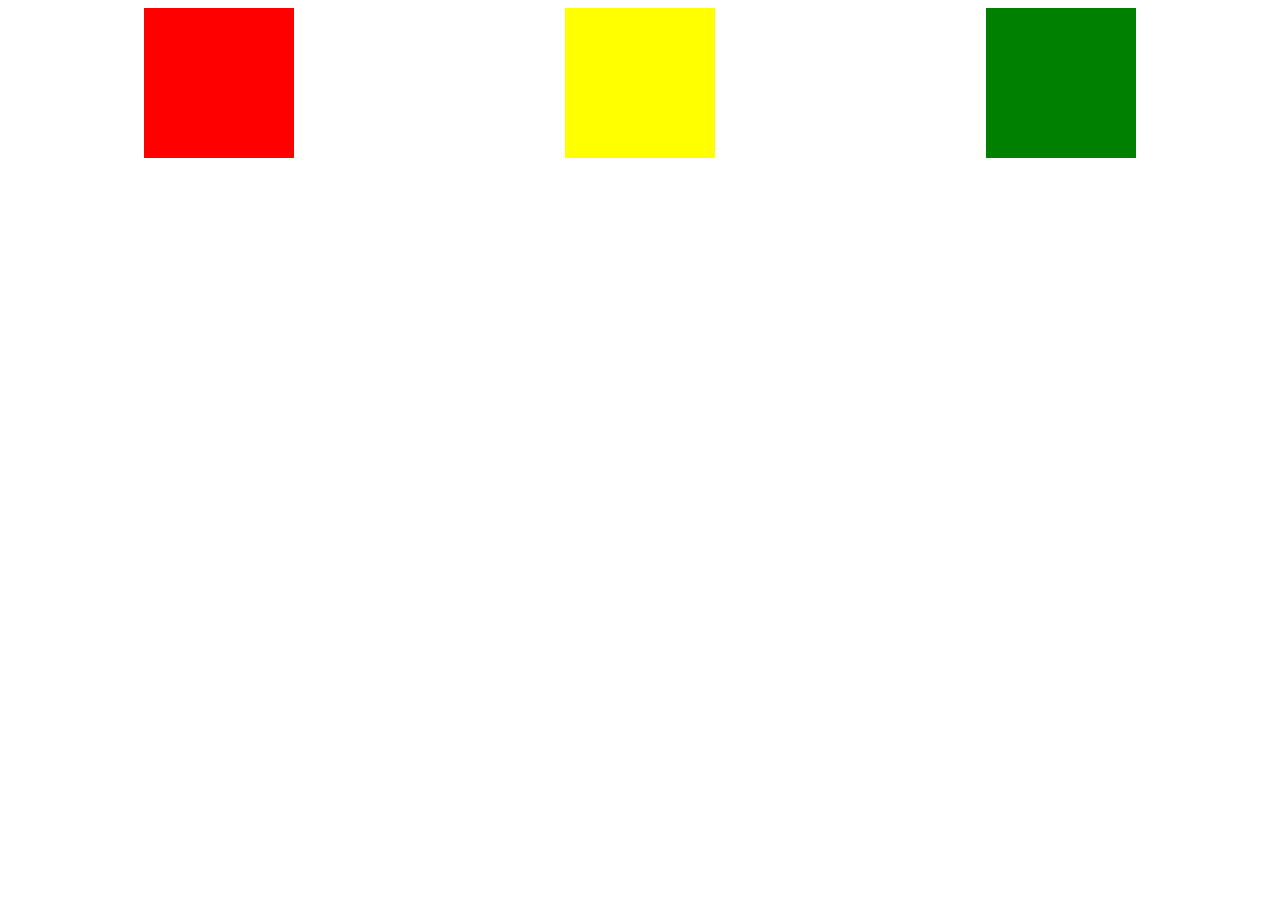
<file: lab4/index.html>
<!DOCTYPE html>
<html lang="en">
<head>
	<meta charset="UTF-8">
	<title>Lab 4</title>
	<link rel="stylesheet" href=".\style.css">
	<meta name="viewport" content="width=device-width, initial-scale=1">
</head>
<body>
	<div class="squares">
		<div class="square n1"></div>
		<div class="square n2"></div>
		<div class="square n3"></div>
	</div>
</body>
</html>
</file>
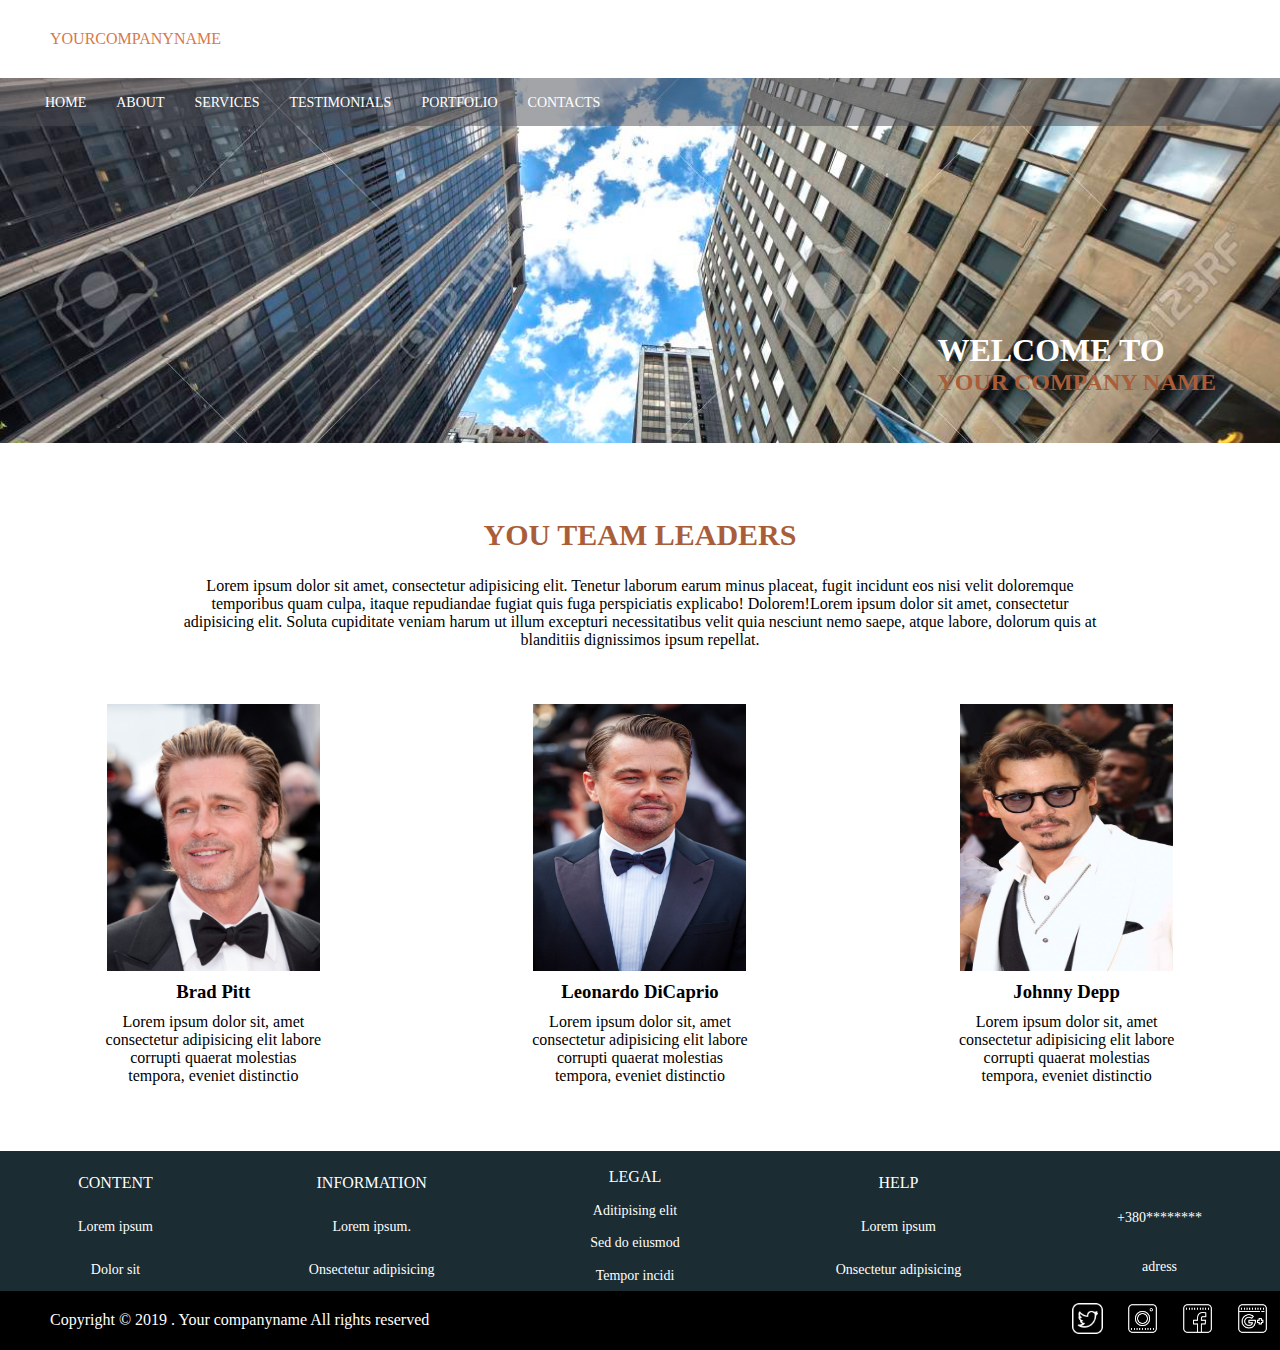
<file: lab5morozov/index.html>
<!DOCTYPE html>
<html lang="en">
    <head>
        <meta charset="UTF-8">
        <title>Document</title>
        <link rel="stylesheet" href="./style/style.css">
        <meta name="viewport" content="width=device-width, initial-scale=1">
    </head>
    <body>
        <header>
            <div class="logotyp">yourcompanyname</div>
        </header>
        <main>
            <div class="menu">
                <ul class="menu__items">
                    <li class="menu__item home"><a href="#">home</a></li>
                    <li class="menu__item"><a href="#">about</a></li>
                    <li class="menu__item"><a href="#">services</a></li>
                    <li class="menu__item"><a href="#">testimonials</a></li>
                    <li class="menu__item"><a href="#">portfolio</a></li>
                    <li class="menu__item"><a href="#">contacts</a></li>
                </ul>
                <div class="text-welcome">
                    <h1>welcome to</h1>
                    <h2>your company name</h2>
                </div>
            </div>
            <div class="content">
                <h2 class="team__title">you team leaders</h2>
                <div class="team__description">
                    Lorem ipsum dolor sit amet, consectetur adipisicing elit. Tenetur laborum earum minus placeat, fugit incidunt eos nisi velit doloremque temporibus quam culpa, itaque repudiandae fugiat quis fuga perspiciatis explicabo! Dolorem!Lorem ipsum dolor sit amet, consectetur adipisicing elit. Soluta cupiditate veniam harum ut illum excepturi necessitatibus velit quia nesciunt nemo saepe, atque labore, dolorum quis at blanditiis dignissimos ipsum repellat.
                </div>
                <div class="team__items-block">
                    <div class="team__item">
                        <div class="item__img"><img src="img/Brad_Pitt.jpg" alt=""></div>
                        <h3 class="item__title item">Brad Pitt</h3>
                        <div class="item__desc item">Lorem ipsum dolor sit, amet consectetur adipisicing elit labore corrupti quaerat molestias tempora, eveniet distinctio</div>
                    </div>
                    <div class="team__item">
                        <div class="item__img"><img src="img/Leonardo_DiCaprio.jpg" alt=""></div>
                        <h3 class="item__title item">Leonardo DiCaprio</h3>
                        <div class="item__desc item">Lorem ipsum dolor sit, amet consectetur adipisicing elit labore corrupti quaerat molestias tempora, eveniet distinctio</div>
                    </div>
                    <div class="team__item">
                        <div class="item__img"><img src="img/Johnny_Depp.jpg" alt=""></div>
                        <h3 class="item__title item">Johnny Depp</h3>
                        <div class="item__desc">Lorem ipsum dolor sit, amet consectetur adipisicing elit labore corrupti quaerat molestias tempora, eveniet distinctio</div>
                    </div>
                </div>
            </div>
        </main>
        <footer>
            <div class="line__menu">
                <ul class="foother-menu__item">
                    <p>content</p>
                    <li><a href="#">Lorem ipsum</a></li>
                    <li><a href="#">Dolor sit</a></li>
                </ul>
                <ul class="foother-menu__item">
                    <p>information</p>
                    <li><a href="#">Lorem ipsum.</a></li>
                    <li><a href="#">Onsectetur adipisicing</a></li>
                </ul>
                <ul class="foother-menu__item">
                    <p>legal</p>
                    <li><a href="#">Aditipising elit</a></li>
                    <li><a href="#">Sed do eiusmod</a></li>
                    <li><a href="#">Tempor incidi</a></li>
                </ul>
                <ul class="foother-menu__item">
                    <p>help</p>
                    <li><a href="#">Lorem ipsum</a></li>
                    <li><a href="#">Onsectetur adipisicing</a></li>
                </ul>
                <ul class="foother-menu__item">
                    <p> </p>
                    <li><a href="tel:+38000000000">+380********</a></li>
                    <li><a href="#">adress</a></li>
                </ul>
            </div>
            <div class="line__copyright">
                <div class="copyright__text">
                    Copyright © 2019 . Your companyname  All rights reserved
                </div>
                <div class="copyright__social">
                    <a href="#"><img src="img/twitter.png" alt=""></a>
                    <a href="#"><img src="img/instagram.png" alt=""></a>
                    <a href="#"><img src="img/facebook.png" alt=""></a>
                    <a href="#"><img src="img/google.png" alt=""></a>
                    </div>
                </div>
            </footer>
    </body>
</html>
</file>
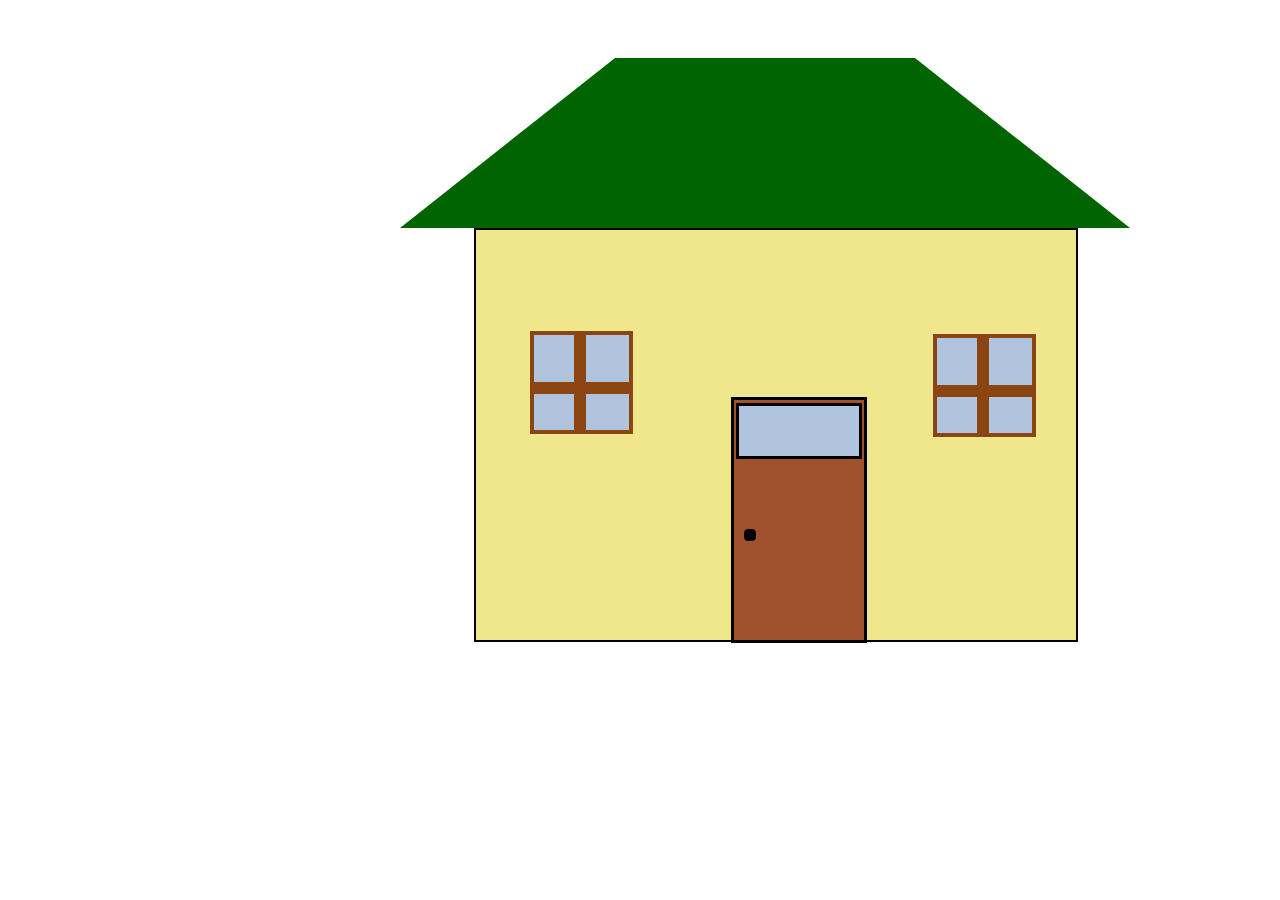
<file: lab 3 morozov/House.html>
<!DOCTYPE html>
<html lang="en">
<head>
	<meta charset="UTF-8">
	<title>MyHouse.Morozov Yura</title>
	<link rel="stylesheet" href="housestyle.css">
</head>
<body>
	<div class="house">
		<div class="house-roof">
		</div>
		<div class="house-wall">
		</div>
		<div class="house-window">
			<div class="house-window1">
				<div class="house-window1-frame1"></div>
				<div class="house-window1-frame2"></div>
			</div>
			<div class="house-window2">
				<div class="house-window2-frame1"></div>
				<div class="house-window2-frame2"></div>
			</div>
			<div class="house-door">
				<div class="house-door1"></div>
				<div class="house-door-window"></div>
				<div class="house-door-window1"></div>
				<div class="house-door-window2"></div>
				<div class="house-door-handle"></div>
			</div>


		</div>

 </body>
</html>
</file>
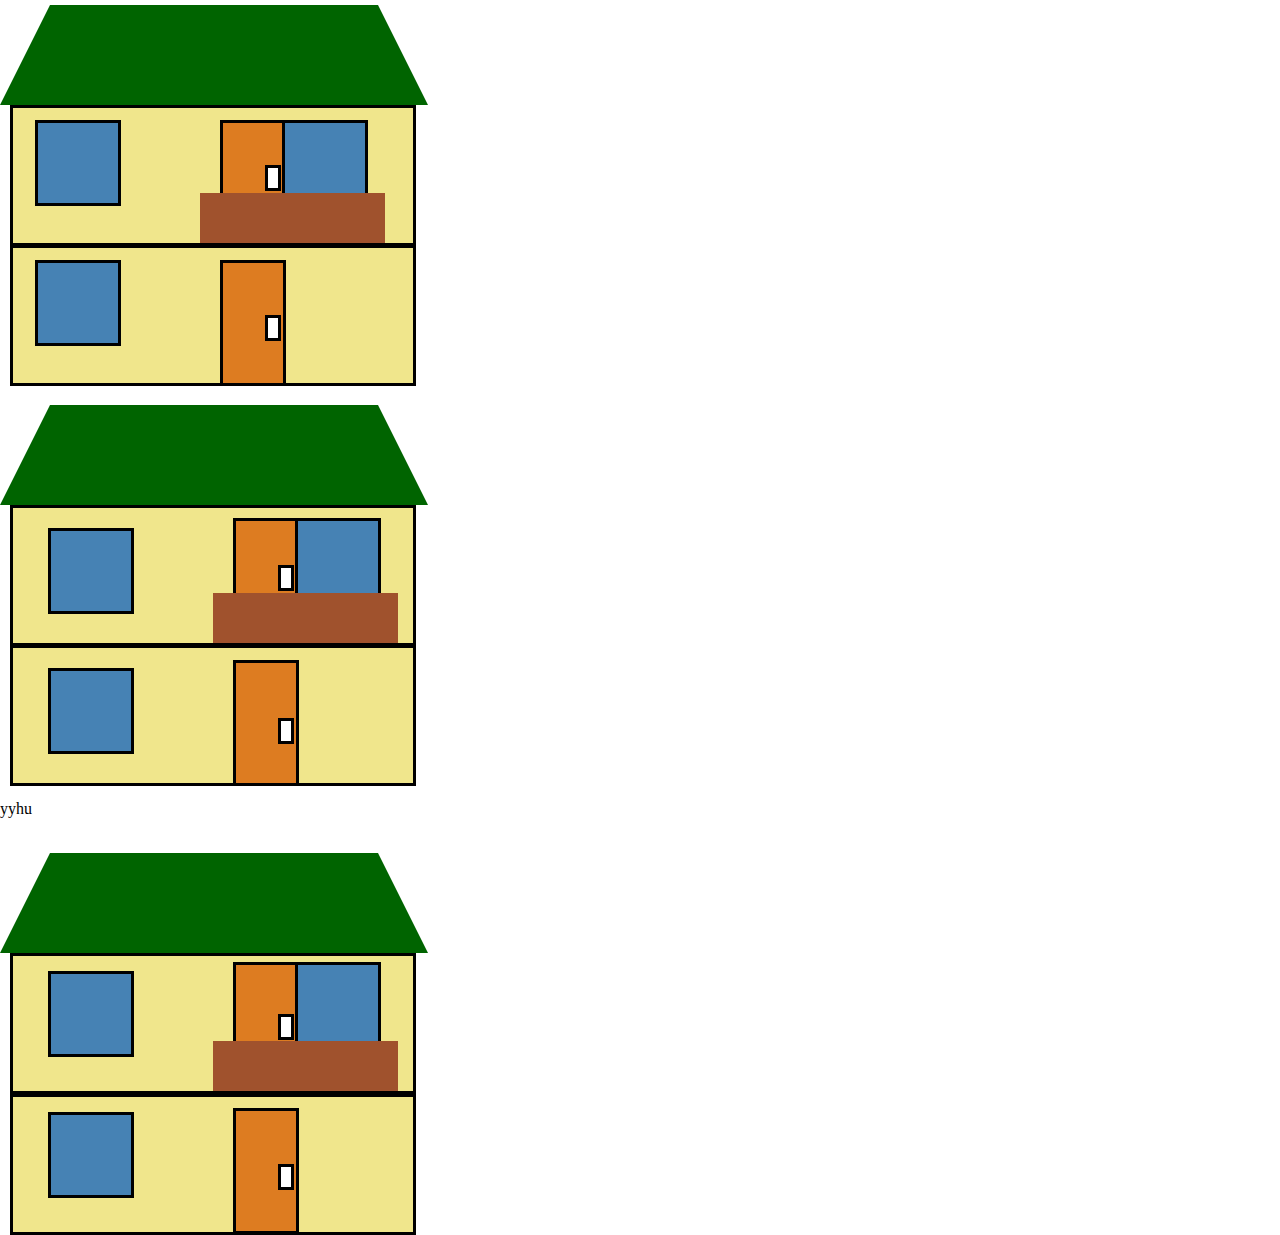
<file: lab2morozov/lab2.html>
<!DOCTYPE html>
<html lang="en">
<head>
	<meta charset="UTF-8">
	<title>MyHouse(lab2 Morozov Yura)</title>
	<link rel="stylesheet" href="lab2.css">
</head>
<body>
	<div class="house_2">
		<div  class="roof2"></div>
		<div class="floor2_2">
			<div class="door_handle2_2"></div>
			<div class="window2_2"></div>
			<div class="balcony2"></div>
			<div class="door2_2"></div>
			<div class="window3_2"></div>
		</div>
		<div class="floor1_2">
			<div class="door_handle1_2"></div>
			<div class="window1_2"></div>
			<div class="door1_2"></div>
		</div>
	</div>

	<div class="house_3">
		<div  class="roof3"></div>

		<div class="floor2_3">
			<div class="door_handle2_3"></div>
			<div class="window2_3"></div>
			<div class="balcony3"></div>
			<div class="door2_3"></div>
			<div class="window3_3"></div>
		</div>

		<div class="floor1_3">
			<div class="door_handle1_3"></div>
			<div class="window1_3"></div>
			<div class="door1_3"></div>
		</div>
	</div>

	<div class="house_1">
yyhu		<div  class="roof1"></div>

		<div class="floor2_1">
			<div class="window2_1"></div>
			<div class="balcony1"></div>
			<div class="door2_1"></div>
			<div class="window3_1"></div>
			<div class="door_handle2_1"></div>
		</div>

		<div class="floor1_1">
			<div class="window1_1"></div>
			<div class="door1_1"></div>
			<div class="door_handle1_1"></div>
		</div>
	</div>	
	
</body>
</file>
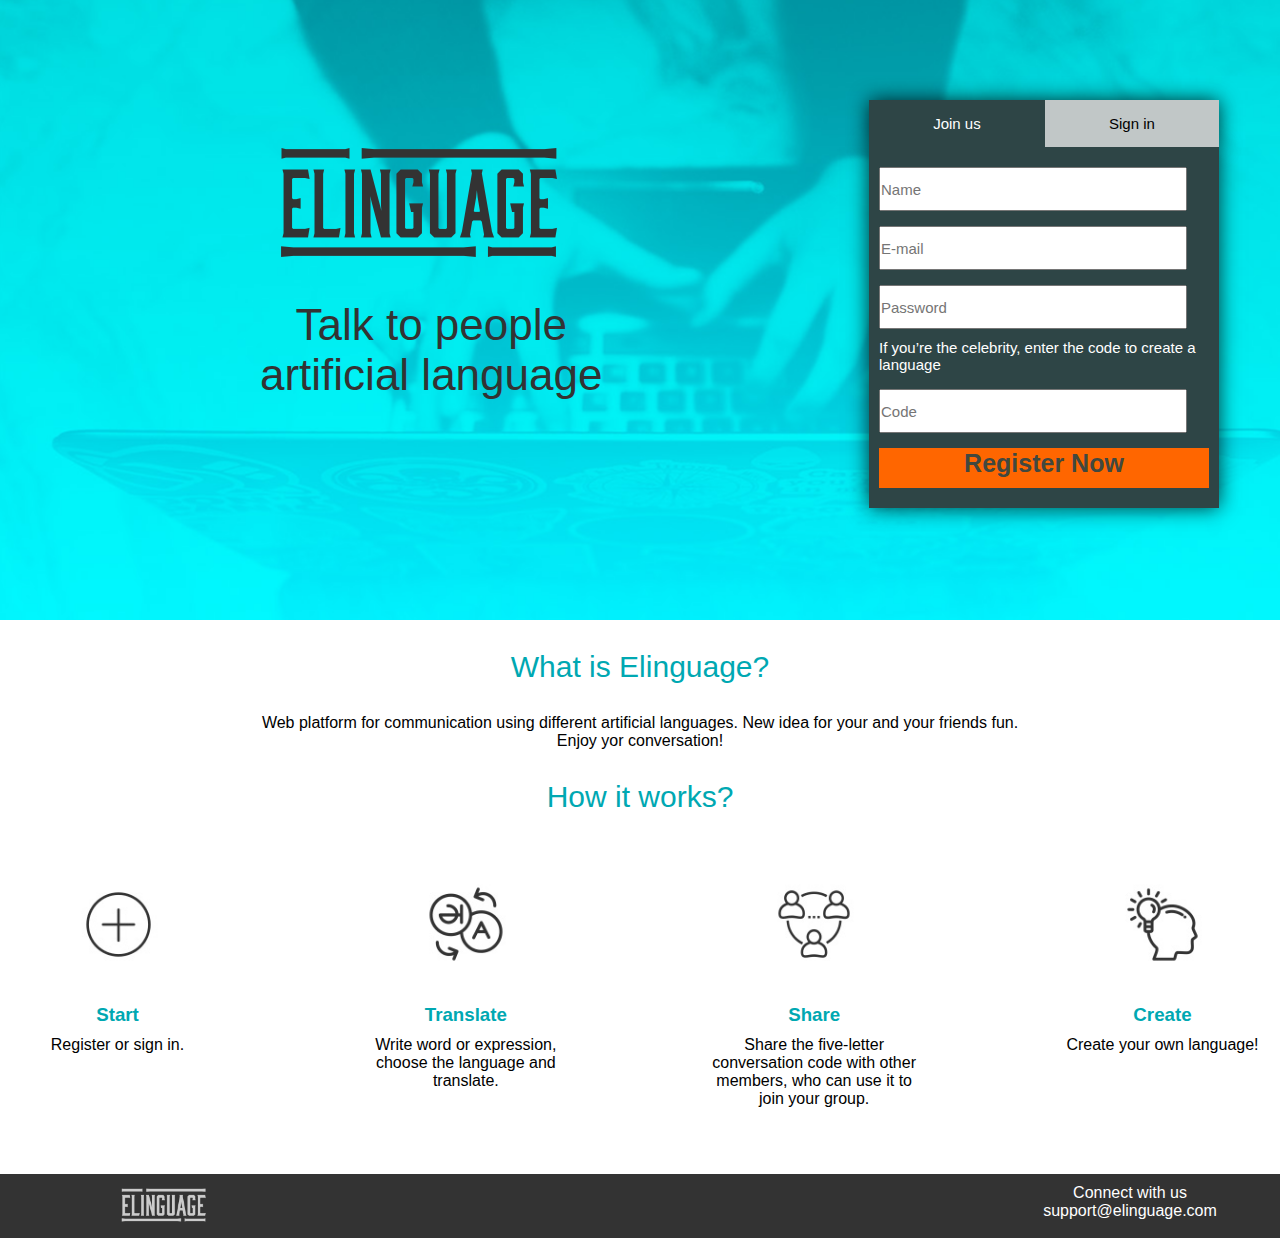
<file: lab7morozov/MainNew.html>
<!DOCTYPE html>
<html lang="en">
<head>
	<meta charset="UTF-8">
	<title>Main New</title>
	<link rel="stylesheet" href="./css/MainNew_style.css">
</head>
<body>
	<div class="main">		
		<div class="main_img"><img src="./img/logo.png" alt=""></div>
			<div class="main_item">
		        <div class="main_item__desc">Talk to people
		        <p>  artificial language</p></div>
			</div>
		<div class="main_menu">
		
				<div class="main-form">
                        <div class="register-form">
                            <div class="tabs">
                                <label class="tab active">Join us</label>
                                <label class="tab ">Sign in</label>
                            </div>
                            <form class="tab-form active">
                                <input type="email" placeholder="E-mail">
                                <input type="password" placeholder="Password">
                                <button id="asd">Sign in</button>
                            </form>
                            <form class="tab-form ">
                                <input type="text" placeholder="Name">
                                <input type="email" placeholder="E-mail">
                                <input type="password" placeholder="Password">
                                <p>If you’re the celebrity, enter the code to create a language</p>  
                                <input type="text" placeholder="Code">
                                <button class="hellos"> Register Now</button>


                                
                            </form>

                            


                        </div>
                    </div>
		</div>
	</div>
	<div class="content">
		<div class="what_is">
			<div class="elinguage_title">What is Elinguage?</div>
			<div class="elinguage_description">
				Web platform for communication using different artificial languages. New idea for your and your friends fun. Enjoy yor conversation!
			</div>
			<div class="how_it_title">How it works?</div>
		</div>
		<div class="im">			
			<div class="images_block">
				<div class="images_block_item">
					<div class="images"><img src="./img/plus.jpg" alt=""></div>
		            <h3 class="item__title">Start</h3>
		                <div class="item__desc">Register or sign in.</div>
		                </div>
		            </div>
			<div class="images_block">
				<div class="images_block_item">
					<div class="images"><img src="./img/translate.jpg" alt=""></div>
		            <h3 class="item__title item">Translate</h3>
		                <div class="item__desc">Write word or expression, choose the language  and translate.</div>
		                </div>
		            </div>
	        <div class="images_block">
	        	<div class="images_block_item">
		            <div class="images"><img src="./img/group.jpg" alt=""></div>
		            <h3 class="item__title">Share</h3>
		                <div class="item__desc">Share the five-letter conversation code with other members, who can use it to join your group.</div>
		                </div>
		            </div>
	        <div class="images_block">
	        	<div class="images_block_item">
		            <div class="images"><img src="./img/idea.jpg" alt=""></div>
		            <h3 class="item__title">Create</h3>
		                <div class="item__desc">Create your own language!</div>
		                </div>
		            </div>
			</div>
		</div>
	</div>
	<footer>
            
           <div class="section footer-section ">
            <div class="footer-content">
                <div class="footer-section__logo">
                    <img id="img1"src="./img/logo.png" alt="">
                </div>
                <div class="footer-section__contact"> 
                    <p>Connect with us</p> 
                    support@elinguage.com
                </div>
                
            </div>

					
				
            </footer>
</body>
</html>
</file>
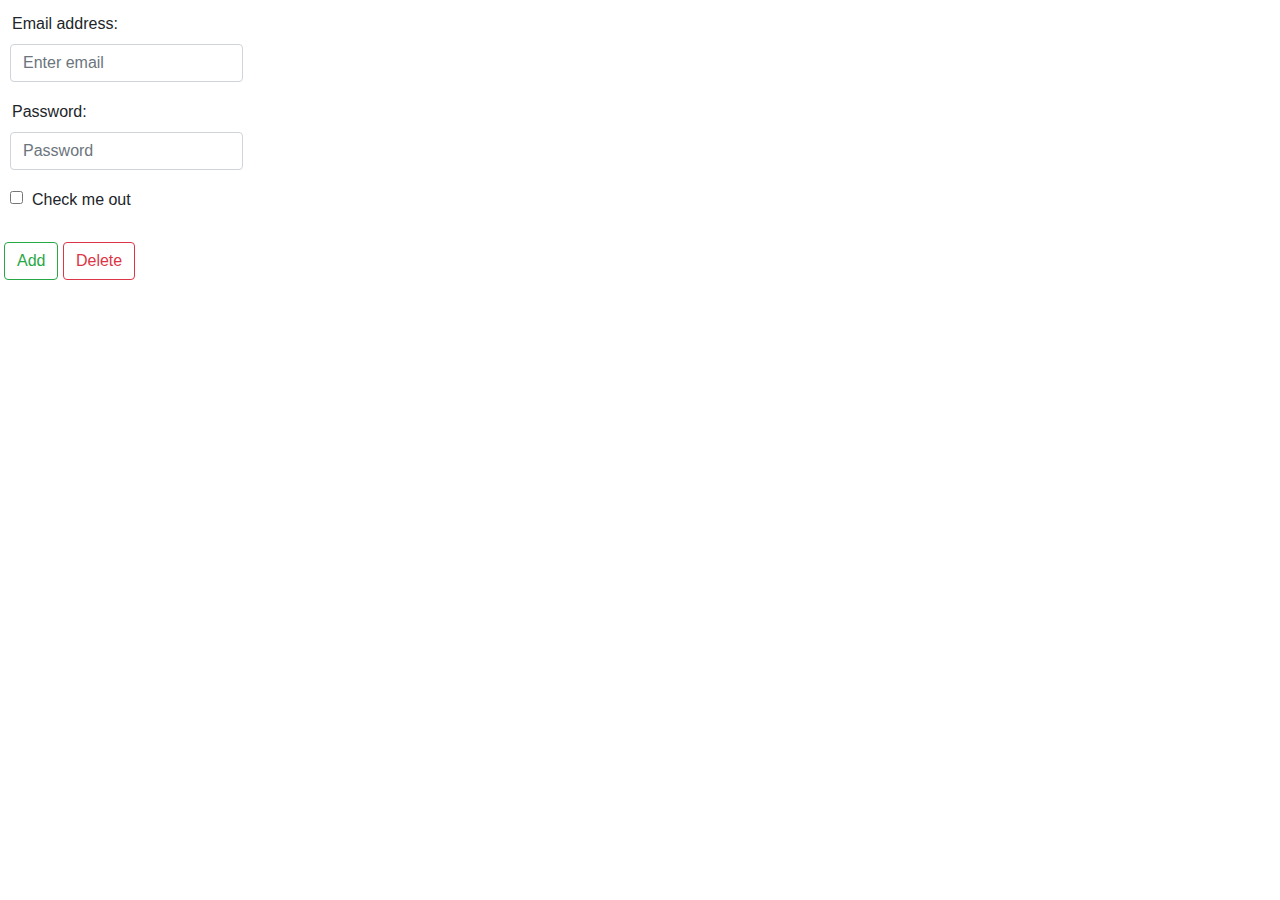
<file: lab8/input.html>
<!DOCTYPE html>
<html lang="en">
<head>
	<meta charset="UTF-8">
	<title>Labwork 8</title>
	<link rel="stylesheet" href="https://stackpath.bootstrapcdn.com/bootstrap/4.4.1/css/bootstrap.min.css" integrity="sha384-Vkoo8x4CGsO3+Hhxv8T/Q5PaXtkKtu6ug5TOeNV6gBiFeWPGFN9MuhOf23Q9Ifjh" crossorigin="anonymous">
    <link rel="stylesheet" href="./css/input.css">
</head>
<body>
	<div id="main">
		<div class="forms" id="inputs">
			<form>
		  <div class="form-group" >
		    <label for="exampleInputEmail1">Email address:</label>
		    <input type="email" class="form-control" id="exampleInputEmail1" aria-describedby="emailHelp" placeholder="Enter email">		  </div>
		  <div class="form-group">
		    <label for="exampleInputPassword1">Password:</label>
		    <input type="password" class="form-control" id="exampleInputPassword" placeholder="Password">
		  </div>
		  <div class="form-group form-check">
		    <input type="checkbox" class="form-check-input" id="exampleCheck1">
		    <label class="form-check-label" for="exampleCheck1">Check me out</label>
		  </div>
		  
		  </form>
		</div>
	</div>

<div class="buttons">
	<button type="button" class="btn btn-outline-success" id="add_el">Add</button>
	<button type="button" class="btn btn-outline-danger" id="del_el">Delete</button>
	<!-- <button type="button" class="btn btn-outline-primary" id="clean">Clean</button>
 -->

</div>



	

	<script src="https://code.jquery.com/jquery-3.4.1.slim.min.js" integrity="sha384-J6qa4849blE2+poT4WnyKhv5vZF5SrPo0iEjwBvKU7imGFAV0wwj1yYfoRSJoZ+n" crossorigin="anonymous"></script>
	<script src="https://cdn.jsdelivr.net/npm/popper.js@1.16.0/dist/umd/popper.min.js" integrity="sha384-Q6E9RHvbIyZFJoft+2mJbHaEWldlvI9IOYy5n3zV9zzTtmI3UksdQRVvoxMfooAo" crossorigin="anonymous"></script>
	<script src="https://stackpath.bootstrapcdn.com/bootstrap/4.4.1/js/bootstrap.min.js" integrity="sha384-wfSDF2E50Y2D1uUdj0O3uMBJnjuUD4Ih7YwaYd1iqfktj0Uod8GCExl3Og8ifwB6" crossorigin="anonymous"></script>
	<script src="./js/input.js"></script>
</body>

</html>
</file>
<file: lab5morozov/style/style.css>
* {
  margin: 0;
  padding: 0;
}

.logotyp {
  display: block;
  padding: 30px 0 30px 50px;
  color: #d7794a;
  text-transform: uppercase;
}

.menu {
  width: 100%;
  height: 365px;
  background-image: url(../img/main.jpg);
  background-size: cover;
  background-position: center;
}

.menu__items {
  display: flex;
  justify-content: flex-start;
  background: rgba(71, 74, 81, 0.5);
  list-style: none;
  text-transform: uppercase;
}

.home {
  margin-left: 30px;
}

.menu__item {
  padding: 15px 15px;
  display: inline-block;
  height: 100%;
}
.menu__item:hover {
  background-color: #a95e39;
}

.menu__items a {
  font-size: 14px;
  text-decoration: none;
  color: white;
}

.text-welcome {
  position: absolute;
  top: 332px;
  right: 64px;
  text-transform: uppercase;
}
.text-welcome h1 {
  color: white;
}
.text-welcome h2 {
  color: #a95e39;
}

.content {
  position: relative;
  display: flex;
  flex-direction: column;
  max-width: 1542px;
  width: 100%;
  margin: 0 auto;
}

.team__title {
  margin: 75px 0 25px 0;
  text-align: center;
  font-size: 30px;
  color: #a95e39;
  text-transform: uppercase;
}

.team__description {
  padding: 0 180px 0 180px;
  text-align: center;
}

.team__items-block {
  display: flex;
  justify-content: space-around;
  position: relative;
  margin-top: 55px;
}

.team__item {
  display: flex;
  flex-direction: column;
}

.item__img {
  width: 100%;
  display: flex;
  justify-content: space-around;
}
.item__img img {
  width: 213px;
  height: 267px;
}

.item__title {
  text-align: center;
  margin-top: 10px;
}

.item__desc {
  justify-content: space-around;
  padding: 10px;
  text-align: center;
  height: 128px;
  width: 225px;
}

.line__menu {
  display: flex;
  justify-content: space-around;
  align-items: stretch;
  height: 130px;
  padding-top: 10px;
  background: #1b2c33;
  bottom: 0;
  width: 100%;
}

.foother-menu__item {
  list-style: none;
  display: flex;
  flex-direction: column;
  align-items: center;
  justify-content: space-around;
  color: white;
}
.foother-menu__item a {
  font-size: 14px;
  text-decoration: none;
  color: white;
}
.foother-menu__item a:hover {
  color: #a95e39;
}
.foother-menu__item p {
  text-transform: uppercase;
}

.line__copyright {
  display: flex;
  box-sizing: border-box;
  padding: 0;
  height: 59px;
  background: black;
}

.copyright__social {
  position: absolute;
  display: flex;
  justify-content: flex-end;
  right: 0;
}

.copyright__text {
  text-align: center;
  font-size: 16px;
  padding: 20px 50px;
  color: white;
}

.copyright__social img {
  padding: 10px 10px;
  height: 35px;
  width: 35px;
}
.foother-menu__item img {
  margin-top: 25px;
  margin-right: 10px;
  height: 20px;
  width: 20px;
}

@media screen and (max-width: 600px) {
  header {
    min-height: 30px;
  }

  .logotyp {
    font-size: 12px;
    padding: 15px 0 15px 20px;
  }

  .menu__items {
    height: auto;
  }

  .menu {
    height: 225px;
  }

  .menu__item {
    padding: 5px 5px;
  }

  .home {
    margin-left: 0;
  }

  .text-welcome {
    top: 220px;
    right: 14px;
  }
  .text-welcome h1, .text-welcome h2 {
    font-size: 15px;
  }

  .menu__items li a {
    font-size: 9px;
  }

  .team__items-block {
    display: flex;
    flex-direction: column;
  }

  .team__title {
    margin: 50px 0 25px 0;
    font-size: 20px;
  }

  .team__description {
    font-size: 17px;
    padding: 0 20px 0 20px;
  }

  .item__img img {
    width: 150px;
    height: 200px;
  }

  .item {
    display: flex;
    flex-direction: column;
  }

  .item__title {
    font-size: 18px;
    padding: 15px 0 0 0;
  }

  .item__desc {
    font-size: 12px;
    height: auto;
    align-self: center;
    width: 225px;
  }

  .line__menu {
    height: auto;
  }

  .foother-menu__item a {
    font-size: 7px;
  }
  .foother-menu__item p {
    font-size: 10px;
  }

  .copyright__text {
    font-size: 9px;
    padding: 10px 200px 10px 0;
  }

  .line__copyright {
    height: auto;
  
  }
}
</file>
<file: lab 3 morozov/housestyle.css>
.house{
	display: flex;
	flex-direction: column;
	align-items: center;
}
.house-roof{
	display: flex;
	width: 300px;
	border-bottom: 170px solid #006400;
	border-left: 215px solid transparent;
	border-right: 215px solid transparent;
	margin-top: 50px;
	margin-left: 250px;
}
.house-wall{
	border: 3px solid #F0E68C;
	display: flex;
	height: 410px;
	width: 600px;
	margin-left: 271px;
	margin-top: 0px;
	background: #F0E68C;
	border: 2px solid #000000;
}
.house-window1{
	display: flex;
	height: 95px;
	width: 95px;
	margin-left: 286px;
	margin-top: -311px;
	background: #B0C4DE;
	border: 4px solid #8B4513;
}
.house-window1-frame1{
	display: flex;
	background: #8B4513;
	height: 85px; 
	width: 0px; 
	margin-left:40px;
	margin-top: 0px;
	border: 6px double #8B4513;
}
.house-window1-frame2{
	display: flex;
	background: #8B4513;
	height: 0px; 
	width: 315px; 
	margin-left:-55px;
	margin-top:47px;
	border: 6px double #8B4513;
}
.house-window2{
	display: flex;
	height: 95px;
	width: 95px;
	margin-left: 689px;
	margin-top: -100px;
	background: #B0C4DE;
	border: 4px solid #8B4513;
}
.house-window2-frame1{
	display: flex;
	background: #8B4513;
	height: 85px; 
	width: 0px; 
	margin-left:40px;
	margin-top: 0px;
	border: 6px double #8B4513;
}
.house-window2-frame2{
	display: flex;
	background: #8B4513;
	height: 0px; 
	width: 315px; 
	margin-left:-55px;
	margin-top:47px;
	border: 6px double #8B4513;
}

.house-door1{
	display: flex;
	height: 240px;
	width: 130px;
	margin-left: 487px;
	margin-top: -40px;
	background: #A0522D;
	border: 3px solid #000000;
}
.house-door-window{
	display: flex;
	height: 50px;
	width: 120px;
	margin-left: 492px;
	margin-top: -240px;
	background: #B0C4DE;
	border: 3px solid #000000;
}

.house-door-handle{
	display: flex;
	width: 4px; 
	height: 4px;
	background: #83A7C9;
	border-radius: 30%;
	position: relative;
	margin-left: 500px;
	margin-top: 70px;
	background-color: #000000;
	border: 4px double #000000;

}
</file>
<file: lab2morozov/lab2.css>
*{
	margin: 0px;
	padding: 0px;
}
[class^="balcony"]{
	width: 185px;
	height: 50px;
	background-color: #A0522D;
	z-index:3;
}
[class^="house"]{
	width: 400px;
	height: 400px;
	left: 10px;
}
[class^="floor"]{

	height: 135px;
	width: 400px;
	background-color: #F0E68C;
	border: solid;
	left: 10px;
	z-index: 1;

}
[class^="roof"]{
	width: 328px;
	height: 35px;
	border-left: 50px solid transparent;
	border-right: 50px solid transparent;
	border-bottom: 100px solid #006400;	 
}
[class^="door"]{

	width: 60px;
	height: 120px;
	background-color:#DD7C21FF ; 
	z-index: 2;
	border:solid;
	left: 10px;
}

[class^="window"]{ 
	background-color: #4682B4;
	width: 80px;
	height: 80px;
	border:solid;
	z-index:2;

}
[class^="door_handle"]{
	width: 10px;
	height: 20px;
	background-color: #FFFFFFFF;
	border:solid;
	z-index: 3;
}
.house_1 *{
 	position: relative;
}
.house_2 *{
 	position: fixed;
}
.house_3 *{
 	position: absolute;
}
.house_4 *{
	position: static;
}
.window1_1{
	top: 15px;
	left: 35px;
}
.window2_1{
	top: 15px;
	left: 35px;
}
.window3_1{
	top: -256px;
	left: 282px;
}
.balcony1{
	top: -1px;
	left: 200px;
}
.door2_1{
	top: -130px;
	left: 220px;
}
.door1_1{
	top: -75px;
	left: 220px;
}
.door_handle2_1{
	top: -290px;
	left: 265px;
}
.door_handle1_1{
	top: -145px;
	left: 265px;
}




.window1_2{
	top: 260px;
	left: 35px;
}
.window2_2{
	top: 120px;
	left: 35px;
}
.window3_2{
	top: 120px;
	left: 282px;
}
.balcony2{
	top: 193px;
	left: 200px;
}
.door2_2{
	top: 120px;
	left: 220px;
}
.door1_2{
	top: 260px;
	left: 220px;
}
.door_handle2_2{
	top: 165px;
	left: 265px;
}
.door_handle1_2 	{
	top: 315px;
	left: 265px;
}
.roof2{
	top: -30px;
	left: 0;
}
.floor1_2{
	top: 245px;
	left: 10px;
}
.floor2_2{
	top: 105px;
	left: 10px;
}






.window1_3{
	top: 20px;
	left: 35px;
}
.window2_3{
	top: 20px;
	left: 35px;
}
.window3_3{
	top: 10px;
	left: 282px;
}
.balcony3{
	top: 85px;
	left: 200px;
}
.door2_3{
	top: 10px;
	left: 220px;
}
.door1_3{
	top: 12px;
	left: 220px;
}
.door_handle2_3{
	top: 57px;
	left: 265px;
}
.door_handle1_3 	{
	top: 70px;
	left: 265px;
}
.roof3{
	top: 370px;
	left: 0;
}
.floor1_3{
	top: 645px;
	left: 10px;
}
.floor2_3{
	top: 505px;
	left: 10px;
}



/*.window1_4{
	top: 260px;
	left: 35px;
}
.window2_4{
	top: 120px;
	left: 35px;
}
.window3_4{
	top: 120px;
	left: 282px;
}
.balcony4{
	top: 193px;
	left: 200px;
}
.door2_4{
	top: 120px;
	left: 220px;
}
.door1_4{
	top: 260px;
	left: 220px;
}
.door_handle2_4{
	top: 165px;
	left: 265px;
}
.door_handle1_4{
	top: 315px;
	left: 265px;
}
.roof4{
	top: -30px;
	left: 0;
}
.floor1_4{
	top: 245px;
	left: 10px;
}
.floor2_{
	top: 105px;
	left: 10px;
} 
*/
</file>
<file: lab7morozov/css/MainNew_style.css>
*{
	margin: 0;
	padding: 0;
}
.main{
	background: url(../img/1.jpg) center no-repeat;
	height: 620px;
	width:1345px;
	display: flex;
}

.main_img img{
	margin-top: 100px; 
	margin-left: 95px;
}
.main_item{
	position: absolute;
	left: 260px;
    top: 300px;
}
.main_item__desc{
	font-family: 'Catamaran', sans-serif;
	font-size: 44px;
	text-align: center;
	color: #333333;	
}
.main_menu{
	display: flex;
	}
.main_menu_img img{
	margin-left: 65px;
	margin-top: 70px;

}
.main-form {
  margin-left: 150px;
  margin-top: 100px; }

.register-form {
  width: 350px; }

.tab-form {
  background: #2e4546;
  padding: 10px;
  padding-bottom: 20px;
  -webkit-box-shadow: 0 0 20px rgba(0, 0, 0, 0.8);
          box-shadow: 0 0 20px rgba(0, 0, 0, 0.8); }

.register-form input {
  display: block;
  width: 92%;
  height: 40px;
  margin-bottom: 15px;
  margin-top: 10px; }

.active {
  display: none; }

.tabs {
  display: -webkit-box;
  display: -ms-flexbox;
  display: flex;
  -webkit-box-orient: horizontal;
  -webkit-box-direction: normal;
      -ms-flex-direction: row;
          flex-direction: row;
  -webkit-box-shadow: 0 0 20px rgba(0, 0, 0, 0.8);
          box-shadow: 0 0 20px rgba(0, 0, 0, 0.8); }

label.tab {
  font-family: 'Catamaran', sans-serif;
  -webkit-box-flex: 1;
      -ms-flex-positive: 1;
          flex-grow: 1;
  text-align: center;
  background: #c1c7c7;
  color: black;
  font-weight: 400;
  font-size: 15px;
  padding: 15px;
  display: block;
  cursor: pointer;
  margin-bottom: 0; }

label.tab.active {
  background-color: #2e4546;
  color: #ffffff; }

.tab-form button {
  display: inline-block;
  width: 100%;
  height: 40px;
  text-align: center;
  background: #ff6600;
  text-decoration: none;
  color: #2e4546ed;
  border: none;
  font-family: 'Catamaran', sans-serif;
  font-weight: 900;
  font-size: 25px;
  padding-bottom: 10px;
  cursor: pointer; }

.tab-form button:hover {
  background: white; }

.tab-form p {
  height: 40px;
  margin-top: -5px;
  color: white;
  font-family: 'Catamaran', sans-serif;
  font-weight: 400;
  font-size: 15px; }

.tab-form input {
  font-family: 'Catamaran', sans-serif;
  font-size: 15px;
  outline: none; }
.content{
	display: flex;
    flex-direction: column;
    max-width: 1342px;
    width: 100%;
    margin: 0 auto;
}
.elinguage_title{
	margin: 30px;
    color: #00a8b2;
    font-family: 'Catamaran', sans-serif;
    font-size: 30px;
    text-align: center;
}
.elinguage_description{
	margin: auto;
    font-size: 16px;
    font-family: 'Catamaran', sans-serif;
    text-align: center;
    width: 800px;
}

.how_it_title{

	margin: 30px;
    color: #00a8b2;
    font-family: 'Catamaran', sans-serif;
    font-size: 30px;
    text-align: center;
}
.im{
	display: flex;
	justify-content: space-between;
}
.images_block {
  display: flex;
  justify-content: space-around;
  position: relative;
  margin-top: 10px;
}

.images_block_item{
  display: flex;
  flex-direction: column;
}

.images {
  display: flex;
  flex-direction: row;
  justify-content: space-around;
}
.images img {
  width: 180px;
  height: 140px;
}

.item__title {
	font-family: 'Catamaran', sans-serif;
  text-align: center;
  margin-top: 10px;
  color: #00a8b2;
}

.item__desc {
  justify-content: space-around;
  padding: 10px;
  font-family: 'Catamaran', sans-serif;
  text-align: center;
  height: 128px;
  width: 215px;
}


.footer-section .footer-section__contact {
    color: white;
    font-family: 'Catamaran', sans-serif;
    font-size: 16px;
    font-weight: 400;
    text-align: center;
    width: 200px;
    margin-top: 10px; }
 
 
.footer-section {
  background: #333333; 
}
  
  
.footer-section .footer-content {
    width: 1180px;
    margin: 0 auto;
    display: -webkit-box;
    display: -ms-flexbox;
    display: flex;
    justify-content: space-between; }
  .footer-section img{
              filter: invert(2);
    width: 190px;
    margin-left: 15px; }
</file>
<file: lab8/css/input.css>
*  {
    margin:2px 2px;
    padding: 0px:;
   
}
#main{
	display: flex;
	flex-direction: row;

}
.forms {
    display: flex;
    justify-content: flex-start;
   /* border: solid;*/
}
.buttons{
	margin-top: 10px;
}
@media (min-height: 450px) and (orientation: portrait){
	.buttons{
		display: flex;
		flex-direction: column;


	}
	.forms {
    display: flex;
    flex-direction: column;
}
}
</file>
